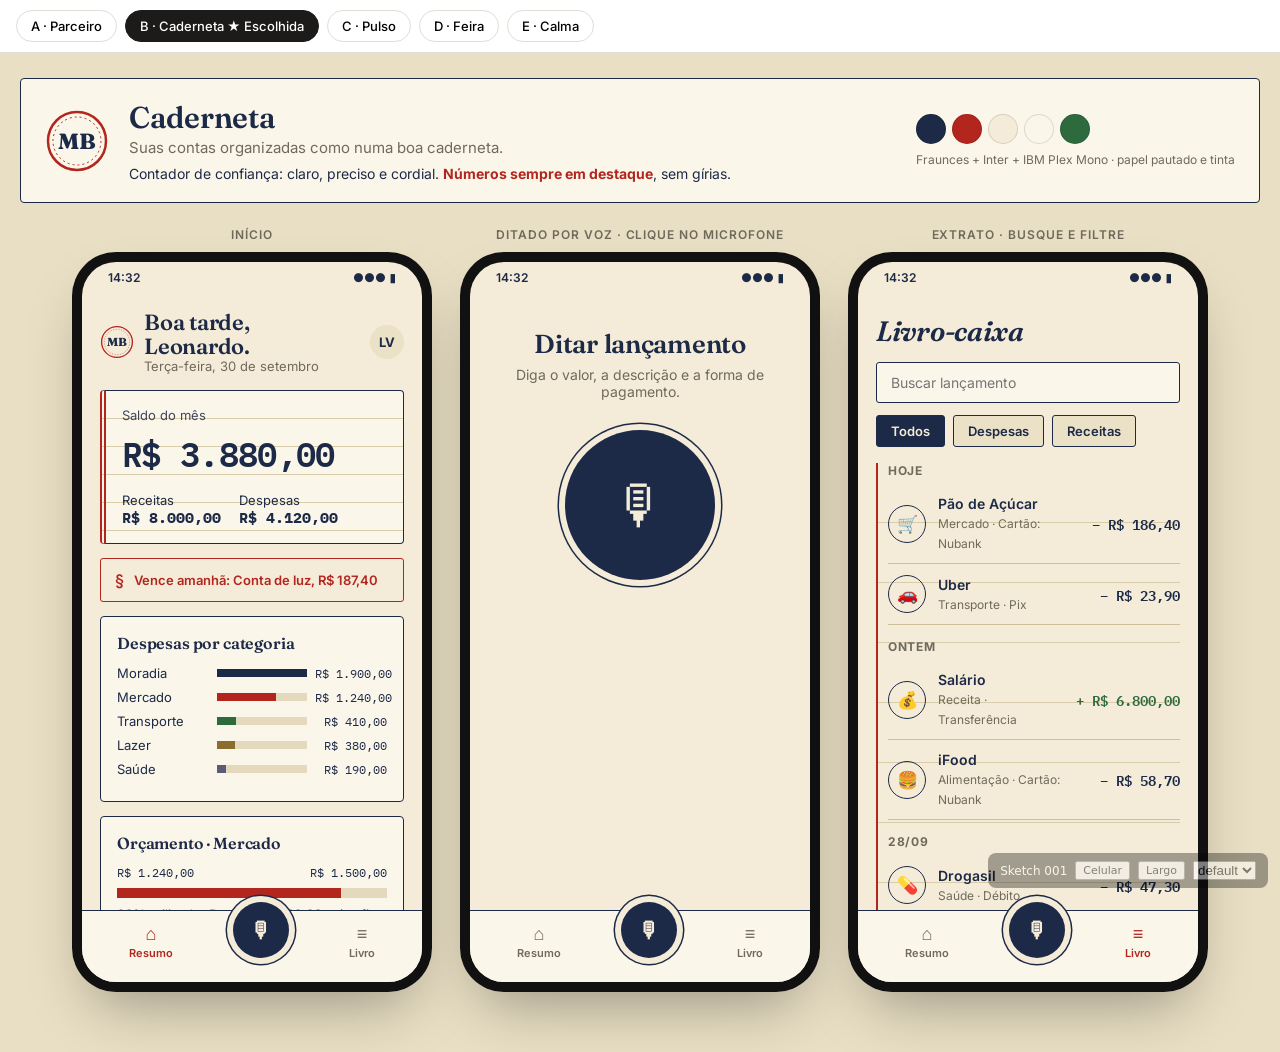
<file: .planning/sketches/001-identidade-visual-e-voz/index.html>
<!doctype html>
<html lang="pt-BR">
<head>
<meta charset="utf-8">
<meta name="viewport" content="width=device-width, initial-scale=1">
<title>Meu Bolso · Identidades</title>
<link rel="stylesheet" href="../themes/default.css">
<link rel="preconnect" href="https://fonts.googleapis.com">
<link rel="preconnect" href="https://fonts.gstatic.com" crossorigin>
<link href="https://fonts.googleapis.com/css2?family=Bricolage+Grotesque:opsz,wght@12..96,400;12..96,600;12..96,800&family=Fraunces:opsz,wght@9..144,400;9..144,600;9..144,800&family=Fredoka:wght@500;600;700&family=IBM+Plex+Mono:wght@400;600&family=Inter:wght@400;500;600&family=Instrument+Serif:ital@0;1&family=Nunito:wght@500;700;800&family=Space+Grotesk:wght@400;500;700&display=swap" rel="stylesheet">
<style>
  * { box-sizing: border-box; }
  body { margin: 0; padding-top: 58px; background: var(--color-bg); color: var(--color-text); font-family: var(--font-sans); }

  /* ---------- barra de variantes (fora do design) ---------- */
  #variant-nav { position: fixed; top: 0; left: 0; right: 0; z-index: 9998; background: #fff; border-bottom: 1px solid var(--color-border); padding: 10px 16px; display: flex; gap: 8px; overflow-x: auto; font-family: Inter, system-ui; }
  .variant-tab { border: 1px solid var(--color-border); background: #fff; border-radius: 999px; padding: 7px 14px; font: 500 13px Inter, system-ui; cursor: pointer; white-space: nowrap; transition: all .15s ease; }
  .variant-tab:hover { border-color: #999; }
  .variant-tab.active { background: #1c1b19; color: #fff; border-color: #1c1b19; }

  main { padding: 20px 16px 60px; min-height: calc(100vh - 58px); }
  .wrap { max-width: 1240px; margin: 0 auto; }

  /* ---------- ficha da identidade ---------- */
  .ficha { display: grid; grid-template-columns: auto 1fr auto; gap: 20px; align-items: center; background: var(--surface); color: var(--ink); border: var(--borda); border-radius: var(--r-card); box-shadow: var(--sombra); padding: 20px 24px; margin-bottom: 24px; }
  .ficha .logo { width: 64px; height: 64px; }
  .ficha h1 { font-family: var(--f-display); font-weight: var(--w-display); margin: 0; font-size: 30px; letter-spacing: var(--ls-display); }
  .ficha .tag { margin: 2px 0 8px; color: var(--muted); font-size: 15px; }
  .ficha .voz { font-size: 14px; margin: 0; }
  .ficha .voz b { color: var(--primary-ink); }
  .paleta { display: flex; gap: 6px; }
  .paleta span { width: 30px; height: 30px; border-radius: 50%; border: 1px solid rgba(0,0,0,.12); }
  .fontes { font-size: 12px; color: var(--muted); margin-top: 8px; text-align: right; }
  @media (max-width: 760px) { .ficha { grid-template-columns: auto 1fr; } .ficha .direita { grid-column: 1 / -1; } .fontes { text-align: left; } }

  /* ---------- celulares ---------- */
  .phones { display: flex; gap: 28px; justify-content: center; flex-wrap: wrap; }
  .phone-col { display: flex; flex-direction: column; align-items: center; gap: 10px; }
  .phone-col .rotulo { font: 600 12px Inter, system-ui; letter-spacing: .08em; text-transform: uppercase; color: var(--muted); }
  .phone { width: 360px; max-width: calc(100vw - 32px); height: 740px; border-radius: 44px; padding: 10px; background: #111; box-shadow: 0 30px 60px -20px rgba(0,0,0,.35); }
  .screen { position: relative; height: 100%; border-radius: 34px; overflow: hidden; background: var(--bg); color: var(--ink); font-family: var(--f-body); display: flex; flex-direction: column; }
  .scroll { flex: 1; overflow-y: auto; padding: 18px 18px 24px; scrollbar-width: none; }
  .scroll::-webkit-scrollbar { display: none; }
  .status { height: 30px; flex: none; display: flex; justify-content: space-between; align-items: center; padding: 0 26px; font: 600 12px Inter, system-ui; color: var(--ink); }

  /* componentes base (cada identidade muda via variáveis) */
  .topo { display: flex; align-items: center; gap: 10px; margin-bottom: 16px; }
  .topo .logo { width: 34px; height: 34px; flex: none; }
  .topo .ola { font-family: var(--f-display); font-weight: var(--w-display); font-size: 22px; letter-spacing: var(--ls-display); line-height: 1.1; }
  .topo .sub { font-size: 13px; color: var(--muted); }
  .avatar { margin-left: auto; width: 34px; height: 34px; border-radius: 50%; background: var(--chip); color: var(--ink); display: grid; place-items: center; font-weight: 700; font-size: 13px; }

  .card { background: var(--surface); border: var(--borda); border-radius: var(--r-card); box-shadow: var(--sombra); padding: 16px; margin-bottom: 14px; }
  .card h3 { margin: 0 0 12px; font-family: var(--f-display); font-weight: var(--w-display); font-size: 16px; letter-spacing: var(--ls-display); }
  .hero { background: var(--hero-bg); color: var(--hero-ink); position: relative; overflow: hidden; }
  .hero .rot { font-size: 13px; opacity: .85; }
  .hero .valor { font-family: var(--f-num); font-weight: var(--w-num); font-size: 40px; letter-spacing: -0.02em; margin: 4px 0 12px; }
  .hero .linha { display: flex; gap: 18px; font-size: 13px; }
  .hero .linha b { display: block; font-family: var(--f-num); font-size: 15px; }
  .alerta { display: flex; gap: 10px; align-items: center; background: var(--alerta-bg); color: var(--alerta-ink); border-radius: var(--r-chip); padding: 11px 14px; font-size: 13px; font-weight: 600; margin-bottom: 14px; border: var(--alerta-borda, none); cursor: pointer; transition: transform .15s ease; }
  .alerta:hover { transform: translateY(-1px); }
  .alerta .ic { font-size: 16px; }
  .cat { display: grid; grid-template-columns: 92px 1fr 72px; align-items: center; gap: 8px; font-size: 13px; margin: 8px 0; }
  .cat .barra { height: var(--barra-h); background: var(--trilho); border-radius: var(--r-barra); overflow: hidden; }
  .cat .barra i { display: block; height: 100%; border-radius: var(--r-barra); }
  .cat .v { text-align: right; font-family: var(--f-num); font-size: 12px; }
  .meta .trilho { height: 10px; border-radius: var(--r-barra); background: var(--trilho); overflow: hidden; margin: 8px 0; }
  .meta .trilho i { display: block; height: 100%; width: 83%; background: var(--aviso); border-radius: var(--r-barra); }
  .meta p { margin: 0; font-size: 13px; color: var(--muted); }
  .meta .nums { display: flex; justify-content: space-between; font-family: var(--f-num); font-size: 12px; }

  .nav { flex: none; display: flex; justify-content: space-around; align-items: center; padding: 10px 12px 18px; background: var(--nav-bg); border-top: var(--nav-borda); }
  .nav button { border: 0; background: none; color: var(--muted); font: 600 11px var(--f-body); display: flex; flex-direction: column; align-items: center; gap: 3px; cursor: pointer; padding: 4px 10px; border-radius: 12px; transition: all .15s ease; }
  .nav button .i { font-size: 18px; line-height: 1; }
  .nav button:hover { color: var(--ink); }
  .nav button.on { color: var(--primary-ink); }
  .nav button.mic { width: 56px; height: 56px; margin-top: -26px; border-radius: var(--r-mic); background: var(--primary); color: var(--on-primary); box-shadow: var(--mic-sombra); justify-content: center; }
  .nav button.mic .i { font-size: 22px; }

  /* ditado */
  .ditado { display: flex; flex-direction: column; align-items: center; text-align: center; padding-top: 18px; min-height: 100%; }
  .ditado h2 { font-family: var(--f-display); font-weight: var(--w-display); letter-spacing: var(--ls-display); font-size: 26px; margin: 0 0 6px; }
  .ditado .dica { color: var(--muted); font-size: 14px; margin: 0 0 30px; max-width: 260px; }
  .bigmic { width: 150px; height: 150px; border-radius: var(--r-mic); border: 0; background: var(--primary); color: var(--on-primary); font-size: 54px; cursor: pointer; box-shadow: var(--mic-sombra); position: relative; transition: transform .15s ease; }
  .bigmic:hover { transform: scale(1.03); }
  .bigmic.gravando::before, .bigmic.gravando::after { content: ''; position: absolute; inset: -14px; border-radius: inherit; border: 3px solid var(--primary); animation: pulso 1.4s ease-out infinite; }
  .bigmic.gravando::after { animation-delay: .7s; }
  @keyframes pulso { from { opacity: .7; transform: scale(.9); } to { opacity: 0; transform: scale(1.35); } }
  .estado { margin-top: 26px; font-weight: 700; font-size: 15px; min-height: 22px; }
  .timer { font-family: var(--f-num); color: var(--muted); font-size: 13px; }
  .transcricao { margin-top: 14px; font-style: italic; color: var(--muted); font-size: 14px; min-height: 60px; max-width: 280px; }
  .ondas { display: flex; gap: 4px; height: 30px; align-items: center; margin-top: 10px; }
  .ondas i { width: 4px; background: var(--primary); border-radius: 2px; animation: onda .9s ease-in-out infinite; }
  @keyframes onda { 0%,100% { height: 6px; } 50% { height: 28px; } }
  .rascunho { width: 100%; text-align: left; animation: sobe .3s ease; }
  @keyframes sobe { from { opacity: 0; transform: translateY(12px); } to { opacity: 1; transform: none; } }
  .rascunho .val { font-family: var(--f-num); font-weight: var(--w-num); font-size: 34px; margin: 2px 0 10px; }
  .campo { display: flex; justify-content: space-between; padding: 9px 0; border-bottom: var(--divisor); font-size: 14px; }
  .campo span:first-child { color: var(--muted); }
  .itens { font-size: 13px; margin-top: 10px; }
  .itens div { display: flex; justify-content: space-between; padding: 3px 0; }
  .acoes { display: flex; gap: 10px; margin-top: 16px; }
  .btn { flex: 1; border: 0; border-radius: var(--r-btn); padding: 13px; font: 700 14px var(--f-body); cursor: pointer; transition: all .15s ease; }
  .btn.pri { background: var(--primary); color: var(--on-primary); box-shadow: var(--btn-sombra); }
  .btn.sec { background: var(--chip); color: var(--ink); }
  .btn:hover { filter: brightness(1.06); transform: translateY(-1px); }

  /* extrato */
  .titulo { font-family: var(--f-display); font-weight: var(--w-display); letter-spacing: var(--ls-display); font-size: 28px; margin: 4px 0 14px; }
  .busca { width: 100%; border: var(--borda-input); background: var(--surface); color: var(--ink); border-radius: var(--r-chip); padding: 11px 14px; font: 14px var(--f-body); margin-bottom: 12px; outline: none; transition: border-color .15s ease; }
  .busca:focus { border-color: var(--primary-ink); }
  .chips { display: flex; gap: 8px; margin-bottom: 16px; }
  .chip { border: var(--chip-borda); background: var(--chip); color: var(--ink); border-radius: var(--r-chip); padding: 7px 14px; font: 600 13px var(--f-body); cursor: pointer; transition: all .15s ease; }
  .chip.on { background: var(--ink); color: var(--bg); }
  .dia { font-size: 12px; text-transform: var(--dia-caps); letter-spacing: .06em; color: var(--muted); margin: 14px 0 6px; font-weight: 700; }
  .lanc { display: flex; align-items: center; gap: 12px; padding: 11px 0; border-bottom: var(--divisor); cursor: pointer; transition: background .15s ease; }
  .lanc:hover { background: var(--hover); }
  .lanc .ico { width: 38px; height: 38px; border-radius: var(--r-ico); display: grid; place-items: center; font-size: 17px; flex: none; }
  .lanc .d { flex: 1; min-width: 0; }
  .lanc .d b { display: block; font-size: 14px; font-weight: 600; }
  .lanc .d small { color: var(--muted); font-size: 12px; }
  .lanc .v { font-family: var(--f-num); font-weight: 600; font-size: 14px; white-space: nowrap; }
  .lanc .v.in { color: var(--ok); }
  .vazio { text-align: center; padding: 50px 16px; color: var(--muted); }
  .vazio .e { font-size: 42px; margin-bottom: 8px; }
  .vazio b { display: block; font-family: var(--f-display); font-weight: var(--w-display); color: var(--ink); font-size: 18px; margin-bottom: 4px; }

  .toast { position: absolute; left: 50%; bottom: 96px; transform: translate(-50%, 20px); opacity: 0; background: var(--ink); color: var(--bg); padding: 10px 16px; border-radius: var(--r-chip); font-weight: 700; font-size: 13px; white-space: nowrap; transition: all .25s ease; pointer-events: none; z-index: 5; }
  .toast.show { opacity: 1; transform: translate(-50%, 0); }

  /* =====================================================================
     A · PARCEIRO — amigo próximo, caloroso, bem-humorado
     ===================================================================== */
  .v-parceiro { --bg: #fff5ea; --surface: #ffffff; --ink: #2b1d14; --muted: #8a7263; --primary: #ff6b4a; --primary-ink: #e2502f; --on-primary: #fff;
    --hero-bg: #ff6b4a; --hero-ink: #fff; --chip: #ffe7d6; --trilho: #ffe7d6; --aviso: #ffb627; --ok: #1f9d6b; --hover: #fff1e6;
    --alerta-bg: #ffd66b; --alerta-ink: #3d2a00; --borda: 2px solid #2b1d14; --borda-input: 2px solid #2b1d14; --chip-borda: 2px solid #2b1d14; --divisor: 1.5px dashed #f0d3bf;
    --sombra: 4px 4px 0 #2b1d14; --btn-sombra: 3px 3px 0 #2b1d14; --mic-sombra: 4px 4px 0 #2b1d14;
    --r-card: 24px; --r-chip: 999px; --r-btn: 999px; --r-mic: 50%; --r-barra: 999px; --r-ico: 14px; --barra-h: 12px;
    --f-display: 'Fredoka', sans-serif; --w-display: 700; --ls-display: 0; --f-body: 'Nunito', sans-serif; --f-num: 'Fredoka', sans-serif; --w-num: 700;
    --nav-bg: #fff; --nav-borda: 2px solid #2b1d14; --dia-caps: none; }
  .v-parceiro main, main.v-parceiro { background: #ffe3cf; }
  .v-parceiro .hero .mascote { position: absolute; right: -8px; bottom: -14px; width: 96px; opacity: .95; }

  /* =====================================================================
     B · CADERNETA — livro-caixa, papel e tinta, confiável
     ===================================================================== */
  .v-caderneta { --bg: #f4ecd8; --surface: #fbf6ea; --ink: #1d2a47; --muted: #6f6a5c; --primary: #1d2a47; --primary-ink: #b3261e; --on-primary: #f4ecd8;
    --hero-bg: #fbf6ea; --hero-ink: #1d2a47; --chip: #ebe1c7; --trilho: #e4d9bd; --aviso: #b3261e; --ok: #2d6a3e; --hover: #efe5cc;
    --alerta-bg: transparent; --alerta-ink: #b3261e; --alerta-borda: 1.5px solid #b3261e; --borda: 1.5px solid #1d2a47; --borda-input: 1.5px solid #1d2a47; --chip-borda: 1.5px solid #1d2a47; --divisor: 1px solid #cdbf9c;
    --sombra: none; --btn-sombra: none; --mic-sombra: 0 0 0 6px #f4ecd8, 0 0 0 7.5px #1d2a47;
    --r-card: 4px; --r-chip: 3px; --r-btn: 3px; --r-mic: 50%; --r-barra: 0; --r-ico: 50%; --barra-h: 8px;
    --f-display: 'Fraunces', serif; --w-display: 600; --ls-display: -0.01em; --f-body: 'Inter', sans-serif; --f-num: 'IBM Plex Mono', monospace; --w-num: 600;
    --nav-bg: #fbf6ea; --nav-borda: 1.5px solid #1d2a47; --dia-caps: uppercase; }
  main.v-caderneta { background: #e9dfc4; }
  .v-caderneta .hero { background-image: repeating-linear-gradient(#fbf6ea 0 27px, #d9ccaa 27px 28px); border-left: 6px double #b3261e; }
  .v-caderneta .hero .valor { font-size: 34px; }
  .v-caderneta .lista { background: repeating-linear-gradient(#f4ecd8 0 59px, #d9ccaa 59px 60px); border-left: 2px solid #b3261e; padding-left: 10px; }
  .v-caderneta .lanc .ico { border: 1.5px solid #1d2a47; background: transparent !important; }
  .v-caderneta .titulo { font-style: italic; }

  /* =====================================================================
     C · PULSO — escuro, neon, direto ao ponto
     ===================================================================== */
  .v-pulso { --bg: #0b0b0d; --surface: #161619; --ink: #f2f2ee; --muted: #8b8b92; --primary: #c6ff3d; --primary-ink: #c6ff3d; --on-primary: #0b0b0d;
    --hero-bg: #161619; --hero-ink: #f2f2ee; --chip: #222226; --trilho: #26262b; --aviso: #ff4d6d; --ok: #c6ff3d; --hover: #151518;
    --alerta-bg: #2a0f16; --alerta-ink: #ff8aa0; --borda: 1px solid #2a2a30; --borda-input: 1px solid #2a2a30; --chip-borda: 1px solid #2a2a30; --divisor: 1px solid #1f1f24;
    --sombra: none; --btn-sombra: 0 0 24px rgba(198,255,61,.35); --mic-sombra: 0 0 40px rgba(198,255,61,.45);
    --r-card: 20px; --r-chip: 10px; --r-btn: 14px; --r-mic: 28px; --r-barra: 2px; --r-ico: 12px; --barra-h: 6px;
    --f-display: 'Space Grotesk', sans-serif; --w-display: 700; --ls-display: -0.03em; --f-body: 'Space Grotesk', sans-serif; --f-num: 'Space Grotesk', sans-serif; --w-num: 700;
    --nav-bg: #0b0b0d; --nav-borda: 1px solid #1f1f24; --dia-caps: uppercase; }
  main.v-pulso { background: #1a1a1e; }
  .v-pulso .hero .valor { font-size: 42px; color: #c6ff3d; line-height: 1; }
  .v-pulso .hero .rot { letter-spacing: .2em; font-size: 11px; }
  .v-pulso .topo .ola { font-size: 30px; }
  .v-pulso .titulo { font-size: 40px; text-transform: uppercase; }
  .v-pulso .ditado h2 { font-size: 34px; text-transform: uppercase; }
  .v-pulso .chip.on { background: #c6ff3d; color: #0b0b0d; }
  .v-pulso .lanc .v:not(.in) { color: #f2f2ee; }

  /* =====================================================================
     D · FEIRA — brasileiro, colorido, azulejo e sol
     ===================================================================== */
  .v-feira { --bg: #fff8ea; --surface: #ffffff; --ink: #1a2b22; --muted: #6b7a70; --primary: #127a3a; --primary-ink: #127a3a; --on-primary: #fff;
    --hero-bg: #1d4ed8; --hero-ink: #fff; --chip: #ffeab3; --trilho: #f3ead2; --aviso: #ff5c8a; --ok: #127a3a; --hover: #fff1cc;
    --alerta-bg: #ff5c8a; --alerta-ink: #fff; --borda: none; --borda-input: 2px solid #f0dca8; --chip-borda: none; --divisor: 1px solid #f3e6c4;
    --sombra: 0 10px 24px -14px rgba(26,43,34,.35); --btn-sombra: 0 8px 18px -8px rgba(18,122,58,.6); --mic-sombra: 0 0 0 6px #ffc21a, 0 12px 26px -8px rgba(18,122,58,.6);
    --r-card: 28px; --r-chip: 999px; --r-btn: 999px; --r-mic: 50%; --r-barra: 999px; --r-ico: 50%; --barra-h: 14px;
    --f-display: 'Bricolage Grotesque', sans-serif; --w-display: 800; --ls-display: -0.02em; --f-body: 'Nunito', sans-serif; --f-num: 'Bricolage Grotesque', sans-serif; --w-num: 800;
    --nav-bg: #fff; --nav-borda: 0; --dia-caps: none; }
  main.v-feira { background: #ffe9b8; }
  .v-feira .hero { background-color: #1d4ed8; background-image:
      radial-gradient(circle at 100% 0, #ffc21a 0 46px, transparent 47px),
      conic-gradient(from 45deg at 88% 110%, #ff5c8a 0 25%, transparent 0 100%),
      repeating-conic-gradient(from 45deg at 20px 20px, rgba(255,255,255,.07) 0 25%, transparent 0 50%);
    background-size: auto, auto, 40px 40px; }
  .v-feira .topo .ola { color: #127a3a; }
  .v-feira .alerta { border-radius: 20px; }

  /* =====================================================================
     E · CALMA — sereno, arejado, sem ansiedade
     ===================================================================== */
  .v-calma { --bg: #f5f2ec; --surface: #fbfaf7; --ink: #2e332f; --muted: #8b8f88; --primary: #5f7a64; --primary-ink: #5f7a64; --on-primary: #fbfaf7;
    --hero-bg: transparent; --hero-ink: #2e332f; --chip: #ebe7de; --trilho: #e7e3d9; --aviso: #c08a5b; --ok: #5f7a64; --hover: #f0ece4;
    --alerta-bg: #efe8dc; --alerta-ink: #7a5a3c; --borda: 1px solid #e3ded3; --borda-input: 1px solid #e3ded3; --chip-borda: 1px solid #e3ded3; --divisor: 1px solid #ebe7de;
    --sombra: none; --btn-sombra: none; --mic-sombra: 0 0 0 14px rgba(95,122,100,.10), 0 0 0 28px rgba(95,122,100,.06);
    --r-card: 18px; --r-chip: 999px; --r-btn: 999px; --r-mic: 50%; --r-barra: 999px; --r-ico: 50%; --barra-h: 4px;
    --f-display: 'Instrument Serif', serif; --w-display: 400; --ls-display: 0; --f-body: 'Inter', sans-serif; --f-num: 'Instrument Serif', serif; --w-num: 400;
    --nav-bg: #f5f2ec; --nav-borda: 0; --dia-caps: none; }
  main.v-calma { background: #e9e5dc; }
  .v-calma .hero { border: 0; padding: 26px 4px 18px; text-align: center; }
  .v-calma .hero .valor { font-size: 50px; }
  .v-calma .hero .linha { justify-content: center; color: #8b8f88; }
  .v-calma .topo .ola { font-size: 26px; }
  .v-calma .titulo, .v-calma .ditado h2 { font-size: 34px; font-style: italic; }
  .v-calma .lanc .ico { background: transparent !important; border: 1px solid #e3ded3; filter: grayscale(.6); }
</style>
</head>
<body>

<div id="variant-nav"></div>

<main id="palco">
  <div class="wrap">
    <section class="ficha" id="ficha"></section>
    <div class="phones">
      <div class="phone-col"><span class="rotulo">Início</span><div class="phone"><div class="screen" data-tela="inicio"></div></div></div>
      <div class="phone-col"><span class="rotulo">Ditado por voz · clique no microfone</span><div class="phone"><div class="screen" data-tela="ditado"></div></div></div>
      <div class="phone-col"><span class="rotulo">Extrato · busque e filtre</span><div class="phone"><div class="screen" data-tela="extrato"></div></div></div>
    </div>
  </div>
</main>

<div id="sketch-tools" style="position:fixed;bottom:12px;right:12px;z-index:9999;font:12px system-ui;background:rgba(0,0,0,.75);color:#fff;padding:8px 12px;border-radius:8px;opacity:.45;transition:opacity .2s;display:flex;gap:8px;align-items:center" onmouseenter="this.style.opacity=1" onmouseleave="this.style.opacity=.45">
  <span>Sketch 001</span>
  <button onclick="document.querySelectorAll('.phone').forEach(p=>p.style.width='360px')" style="font:11px system-ui">Celular</button>
  <button onclick="document.querySelectorAll('.phone').forEach(p=>p.style.width='420px')" style="font:11px system-ui">Largo</button>
  <select onchange="document.querySelector('link[href*=themes]').href='../themes/'+this.value+'.css'"><option value="default">default</option></select>
</div>

<script>
const brl = v => v.toLocaleString('pt-BR', { style: 'currency', currency: 'BRL' });

/* Dados fictícios com o formato do app (categorias e formas de pagamento reais). */
const LANC = [
  { d: '30/09', desc: 'Pão de Açúcar', cat: 'Mercado', forma: 'Cartão: Nubank', v: -186.40 },
  { d: '30/09', desc: 'Uber', cat: 'Transporte', forma: 'Pix', v: -23.90 },
  { d: '29/09', desc: 'Salário', cat: 'Receita', forma: 'Transferência', v: 6800 },
  { d: '29/09', desc: 'iFood', cat: 'Alimentação', forma: 'Cartão: Nubank', v: -58.70 },
  { d: '28/09', desc: 'Drogasil', cat: 'Saúde', forma: 'Débito', v: -47.30 },
  { d: '27/09', desc: 'Cinema', cat: 'Lazer', forma: 'Cartão: Nubank', v: -64.00 },
  { d: '26/09', desc: 'Freela — site', cat: 'Receita', forma: 'Pix', v: 1200 },
  { d: '25/09', desc: 'Aluguel', cat: 'Moradia', forma: 'Boleto', v: -1900 },
];
const CATS = [['Moradia', 1900], ['Mercado', 1240], ['Transporte', 410], ['Lazer', 380], ['Saúde', 190]];
const ICO = { Mercado: '🛒', Transporte: '🚗', Receita: '💰', Alimentação: '🍔', Saúde: '💊', Lazer: '🎬', Moradia: '🏠' };
const RASCUNHO = { valor: 42.90, desc: 'Padaria', cat: 'Alimentação', forma: 'Pix', data: 'Hoje, 30/09', itens: [['Pão francês', 12.00], ['Leite', 8.90], ['Café', 22.00]] };
const FALA = 'Gastei quarenta e dois e noventa na padaria no Pix: pão, leite e café.';

const LOGOS = {
  parceiro: c => `<svg class="logo" viewBox="0 0 64 64"><path d="M10 14h44v22a22 22 0 0 1-44 0z" fill="${c.p}" stroke="#2b1d14" stroke-width="3.5"/><path d="M10 14h44" stroke="#2b1d14" stroke-width="3.5"/><path d="M18 14v8a14 6 0 0 0 28 0v-8" fill="none" stroke="#2b1d14" stroke-width="3"/><circle cx="25" cy="35" r="3" fill="#2b1d14"/><circle cx="39" cy="35" r="3" fill="#2b1d14"/><path d="M25 44q7 6 14 0" fill="none" stroke="#2b1d14" stroke-width="3" stroke-linecap="round"/></svg>`,
  caderneta: c => `<svg class="logo" viewBox="0 0 64 64"><circle cx="32" cy="32" r="29" fill="none" stroke="#b3261e" stroke-width="2.5"/><circle cx="32" cy="32" r="24" fill="none" stroke="#b3261e" stroke-width="1" stroke-dasharray="2 3"/><text x="32" y="40" text-anchor="middle" font-family="Fraunces" font-weight="800" font-size="22" fill="#1d2a47">MB</text></svg>`,
  pulso: c => `<svg class="logo" viewBox="0 0 64 64"><rect width="64" height="64" rx="16" fill="#c6ff3d"/><path d="M8 34h10l5-14 8 26 7-20 4 8h14" fill="none" stroke="#0b0b0d" stroke-width="4.5" stroke-linecap="round" stroke-linejoin="round"/></svg>`,
  feira: c => `<svg class="logo" viewBox="0 0 64 64"><circle cx="46" cy="16" r="11" fill="#ffc21a"/><path d="M8 22h40v18a20 20 0 0 1-40 0z" fill="#127a3a"/><path d="M8 22l10 10 10-10 10 10 10-10" fill="none" stroke="#fff8ea" stroke-width="3"/><circle cx="28" cy="44" r="5" fill="#ff5c8a"/></svg>`,
  calma: c => `<svg class="logo" viewBox="0 0 64 64"><path d="M52 20A24 24 0 1 0 54 38" fill="none" stroke="#5f7a64" stroke-width="4.5" stroke-linecap="round"/><circle cx="32" cy="32" r="5" fill="#c08a5b"/></svg>`,
};

const V = {
  parceiro: {
    nome: 'Parceiro', aba: 'A · Parceiro', tag: 'Seu parceiro pra grana do dia a dia.',
    voz: 'Amigo próximo: informal, chama pelo nome, bem-humorado, <b>nunca julga</b> o gasto.',
    fontes: 'Fredoka + Nunito · contorno grosso e sombra sólida', paleta: ['#ff6b4a', '#ffd66b', '#2b1d14', '#fff5ea', '#1f9d6b'], p: '#ff6b4a',
    cores: ['#ff6b4a', '#ffb627', '#4aa3ff', '#b57bff', '#1f9d6b'],
    ola: 'E aí, Leo! 👋', sub: 'Bora ver como tá o bolso?', saldo: 'Sobrou no bolso em setembro', in: 'Entrou', out: 'Saiu',
    alerta: 'Ô, a conta de luz vence amanhã! R$ 187,40', alertaIc: '⚡',
    catT: 'Pra onde foi a grana', metaT: 'Meta do mercado', metaM: 'Tá quase no limite. Segura a onda até dia 30 😅',
    mic: 'Fala que eu anoto', dica: 'Ex.: “gastei 30 no almoço no Pix”', grav: 'Tô ouvindo…', proc: 'Anotando aqui…',
    rasc: 'Entendi isso aqui, confere?', salvar: 'Isso aí, salva!', refazer: 'Falar de novo', salvo: 'Anotado! ✔',
    extrato: 'Extrato', busca: 'Procurar um gasto…', vazioE: '🫙', vazioT: 'Nada por aqui ainda', vazioM: 'Aperta o microfone e me conta o primeiro gasto.',
    nav: ['Início', 'Falar', 'Extrato'], chips: ['Tudo', 'Saídas', 'Entradas'],
  },
  caderneta: {
    nome: 'Caderneta', aba: 'B · Caderneta ★ Escolhida', tag: 'Suas contas organizadas como numa boa caderneta.',
    voz: 'Contador de confiança: claro, preciso e cordial. <b>Números sempre em destaque</b>, sem gírias.',
    fontes: 'Fraunces + Inter + IBM Plex Mono · papel pautado e tinta', paleta: ['#1d2a47', '#b3261e', '#f4ecd8', '#fbf6ea', '#2d6a3e'], p: '#1d2a47',
    cores: ['#1d2a47', '#b3261e', '#2d6a3e', '#8a6d2f', '#5c5c7a'],
    ola: 'Boa tarde, Leonardo.', sub: 'Terça-feira, 30 de setembro', saldo: 'Saldo do mês', in: 'Receitas', out: 'Despesas',
    alerta: 'Vence amanhã: Conta de luz, R$ 187,40', alertaIc: '§',
    catT: 'Despesas por categoria', metaT: 'Orçamento · Mercado', metaM: '83% utilizado. Restam R$ 260,00 até o fim do mês.',
    mic: 'Ditar lançamento', dica: 'Diga o valor, a descrição e a forma de pagamento.', grav: 'Gravando ditado…', proc: 'Lançando no livro…',
    rasc: 'Confira o lançamento', salvar: 'Lançar', refazer: 'Ditar novamente', salvo: 'Lançamento registrado.',
    extrato: 'Livro-caixa', busca: 'Buscar lançamento', vazioE: '📖', vazioT: 'Página em branco', vazioM: 'Os lançamentos do período aparecerão aqui.',
    nav: ['Resumo', 'Ditar', 'Livro'], chips: ['Todos', 'Despesas', 'Receitas'],
  },
  pulso: {
    nome: 'Pulso', aba: 'C · Pulso', tag: 'Seu dinheiro no volume máximo.',
    voz: 'Direto e confiante: frases curtas, <b>verbos no imperativo</b>, zero enrolação.',
    fontes: 'Space Grotesk · escuro com verde-limão neon', paleta: ['#0b0b0d', '#c6ff3d', '#ff4d6d', '#161619', '#f2f2ee'], p: '#c6ff3d',
    cores: ['#c6ff3d', '#ff4d6d', '#7c5cff', '#2de2e6', '#f2f2ee'],
    ola: 'Leo.', sub: 'Setembro em tempo real', saldo: 'SALDO DO MÊS', in: 'Entra', out: 'Sai',
    alerta: 'Luz vence amanhã · R$ 187,40', alertaIc: '●',
    catT: 'Onde o dinheiro queimou', metaT: 'Teto · Mercado', metaM: '83% do teto. Freia.',
    mic: 'Manda o áudio', dica: 'Fala do seu jeito. O resto é com a gente.', grav: 'Gravando', proc: 'Processando',
    rasc: 'Pronto pra lançar', salvar: 'Lançar', refazer: 'Regravar', salvo: 'Feito. ✓',
    extrato: 'Fluxo', busca: 'Buscar', vazioE: '∅', vazioT: 'Zero movimento.', vazioM: 'Manda um áudio e começa.',
    nav: ['Pulso', 'Áudio', 'Fluxo'], chips: ['Tudo', 'Sai', 'Entra'],
  },
  feira: {
    nome: 'Feira', aba: 'D · Feira', tag: 'Finanças com cor, sabor e sotaque.',
    voz: 'Brasileiro e alegre: <b>metáforas de feira e do cotidiano</b>, calor humano e bom humor.',
    fontes: 'Bricolage Grotesque + Nunito · azulejo, sol e cores de feira', paleta: ['#127a3a', '#ffc21a', '#1d4ed8', '#ff5c8a', '#fff8ea'], p: '#127a3a',
    cores: ['#1d4ed8', '#127a3a', '#ffc21a', '#ff5c8a', '#ff8a3d'],
    ola: 'Oi, Leo! ☀️', sub: 'Setembro tá fechando bonito', saldo: 'Tá sobrando', in: 'Chegou', out: 'Foi embora',
    alerta: 'Amanhã tem conta de luz: R$ 187,40', alertaIc: '🔔',
    catT: 'Sua feira do mês', metaT: 'Teto do mercado', metaM: 'Faltam R$ 260 pro teto. Dá pra fechar a conta!',
    mic: 'Conta pra mim', dica: 'Do jeito que você fala: “paguei 42 na padaria”', grav: 'Pode falar…', proc: 'Separando cada coisa na barraca certa…',
    rasc: 'Olha o que eu entendi', salvar: 'Guardar', refazer: 'Contar de novo', salvo: 'Guardado na sacola! 🧺',
    extrato: 'Sacola', busca: 'Achar na sacola…', vazioE: '🧺', vazioT: 'Sacola vazia', vazioM: 'Conta um gasto e ele aparece aqui, fresquinho.',
    nav: ['Início', 'Contar', 'Sacola'], chips: ['Tudo', 'Foi embora', 'Chegou'],
  },
  calma: {
    nome: 'Calma', aba: 'E · Calma', tag: 'Dinheiro com clareza, sem ansiedade.',
    voz: 'Acolhedor e sereno: <b>sem alarmes nem julgamento</b>; muito espaço em branco e foco no essencial.',
    fontes: 'Instrument Serif + Inter · areia, sálvia e argila', paleta: ['#5f7a64', '#c08a5b', '#f5f2ec', '#2e332f', '#ebe7de'], p: '#5f7a64',
    cores: ['#5f7a64', '#c08a5b', '#9aa9b8', '#b8a88f', '#8b8f88'],
    ola: 'Olá, Leonardo.', sub: 'Um momento para o seu dinheiro.', saldo: 'Seu mês até aqui', in: 'Entradas', out: 'Saídas',
    alerta: 'Amanhã: conta de luz, R$ 187,40. Tudo pronto para pagar.', alertaIc: '○',
    catT: 'Como seu dinheiro fluiu', metaT: 'Intenção · Mercado', metaM: 'Você está perto do que planejou. Sem pressa: ainda faltam R$ 260.',
    mic: 'Registrar em voz', dica: 'Fale com calma. Eu organizo para você.', grav: 'Ouvindo…', proc: 'Organizando…',
    rasc: 'Está correto?', salvar: 'Confirmar', refazer: 'Falar de novo', salvo: 'Registrado.',
    extrato: 'Registros', busca: 'Buscar', vazioE: '○', vazioT: 'Um espaço em branco', vazioM: 'Quando algo entrar ou sair, aparece aqui.',
    nav: ['Hoje', 'Voz', 'Registros'], chips: ['Tudo', 'Saídas', 'Entradas'],
  },
};

let atual = 'parceiro';
let estadoDitado = 'idle';
let timers = [];
const limpar = () => { timers.forEach(clearTimeout); timers.forEach(clearInterval); timers = []; };

function nav(c, ativa) {
  const ic = ['⌂', '🎙', '≡'];
  return `<nav class="nav">${c.nav.map((n, i) => i === 1
    ? `<button class="mic" data-ir="ditado" title="${n}"><span class="i">🎙</span></button>`
    : `<button class="${['inicio', '', 'extrato'][i] === ativa ? 'on' : ''}" data-ir="${['inicio', '', 'extrato'][i]}"><span class="i">${ic[i]}</span>${n}</button>`).join('')}</nav>`;
}

function telaInicio(c) {
  const entradas = 8000, saidas = CATS.reduce((s, x) => s + x[1], 0), max = CATS[0][1];
  return `<div class="status"><span>14:32</span><span>●●● ▮</span></div>
  <div class="scroll">
    <div class="topo">${LOGOS[atual](c)}<div><div class="ola">${c.ola}</div><div class="sub">${c.sub}</div></div><div class="avatar">LV</div></div>
    <div class="card hero"><div class="rot">${c.saldo}</div><div class="valor">${brl(entradas - saidas)}</div>
      <div class="linha"><span>${c.in}<b>${brl(entradas)}</b></span><span>${c.out}<b>${brl(saidas)}</b></span></div>
      ${atual === 'parceiro' ? LOGOS.parceiro({ p: '#ffd66b' }).replace('class="logo"', 'class="mascote"') : ''}</div>
    <div class="alerta" data-toast="Lembrete agendado"><span class="ic">${c.alertaIc}</span>${c.alerta}</div>
    <div class="card"><h3>${c.catT}</h3>${CATS.map(([n, v], i) => `<div class="cat"><span>${n}</span><div class="barra"><i style="width:${v / max * 100}%;background:${c.cores[i]}"></i></div><span class="v">${brl(v)}</span></div>`).join('')}</div>
    <div class="card meta"><h3>${c.metaT}</h3><div class="nums"><span>${brl(1240)}</span><span>${brl(1500)}</span></div><div class="trilho"><i></i></div><p>${c.metaM}</p></div>
  </div>${nav(c, 'inicio')}<div class="toast"></div>`;
}

function corpoDitado(c) {
  if (estadoDitado === 'rascunho') {
    return `<div class="card rascunho"><h3>${c.rasc}</h3><div class="val">${brl(RASCUNHO.valor)}</div>
      <div class="campo"><span>Descrição</span><span>${RASCUNHO.desc}</span></div>
      <div class="campo"><span>Categoria</span><span>${RASCUNHO.cat}</span></div>
      <div class="campo"><span>Pagamento</span><span>${RASCUNHO.forma}</span></div>
      <div class="campo"><span>Data</span><span>${RASCUNHO.data}</span></div>
      <div class="itens">${RASCUNHO.itens.map(([n, v]) => `<div><span>${n}</span><span>${brl(v)}</span></div>`).join('')}</div>
      <div class="acoes"><button class="btn sec" data-acao="refazer">${c.refazer}</button><button class="btn pri" data-acao="salvar">${c.salvar}</button></div></div>`;
  }
  const grav = estadoDitado === 'gravando', proc = estadoDitado === 'processando';
  return `<h2>${c.mic}</h2><p class="dica">${c.dica}</p>
    <button class="bigmic ${grav ? 'gravando' : ''}" data-acao="mic">${proc ? '⏳' : grav ? '■' : '🎙'}</button>
    <div class="estado">${grav ? c.grav : proc ? c.proc : ''}</div>
    ${grav ? `<div class="timer" id="timer">0:00</div><div class="ondas">${Array.from({ length: 9 }, (_, i) => `<i style="animation-delay:${i * .09}s"></i>`).join('')}</div>` : ''}
    <div class="transcricao" id="transc">${proc ? '“' + FALA + '”' : ''}</div>`;
}

function telaDitado(c) {
  return `<div class="status"><span>14:32</span><span>●●● ▮</span></div>
  <div class="scroll"><div class="ditado">${corpoDitado(c)}</div></div>${nav(c, 'ditado')}<div class="toast"></div>`;
}

function telaExtrato(c, filtro = 0, termo = '') {
  const lista = LANC.filter(l => (filtro === 0 || (filtro === 1 ? l.v < 0 : l.v > 0)) && (l.desc + l.cat).toLowerCase().includes(termo.toLowerCase()));
  const porDia = {};
  lista.forEach(l => (porDia[l.d] ||= []).push(l));
  const rotDia = d => d === '30/09' ? 'Hoje' : d === '29/09' ? 'Ontem' : d;
  const corpo = lista.length ? Object.entries(porDia).map(([d, ls]) => `<div class="dia">${rotDia(d)}</div>` + ls.map(l => {
      const i = Math.max(0, CATS.findIndex(x => x[0] === l.cat));
      return `<div class="lanc" data-toast="${l.desc} · ${l.forma}"><div class="ico" style="background:${c.cores[i]}22">${ICO[l.cat] || '•'}</div><div class="d"><b>${l.desc}</b><small>${l.cat} · ${l.forma}</small></div><div class="v ${l.v > 0 ? 'in' : ''}">${l.v > 0 ? '+' : '−'} ${brl(Math.abs(l.v))}</div></div>`;
    }).join('')).join('')
    : `<div class="vazio"><div class="e">${c.vazioE}</div><b>${c.vazioT}</b>${c.vazioM}</div>`;
  return `<div class="status"><span>14:32</span><span>●●● ▮</span></div>
  <div class="scroll"><div class="titulo">${c.extrato}</div>
    <input class="busca" placeholder="${c.busca}" value="${termo}" data-busca>
    <div class="chips">${c.chips.map((n, i) => `<button class="chip ${i === filtro ? 'on' : ''}" data-filtro="${i}">${n}</button>`).join('')}</div>
    <div class="lista">${corpo}</div></div>${nav(c, 'extrato')}<div class="toast"></div>`;
}

const RENDER = { inicio: telaInicio, ditado: telaDitado, extrato: telaExtrato };

function toast(screen, msg) {
  const t = screen.querySelector('.toast');
  t.textContent = msg; t.classList.add('show');
  setTimeout(() => t.classList.remove('show'), 1600);
}

function montarTela(screen, qual) {
  screen.dataset.atual = qual;
  screen.innerHTML = RENDER[qual](V[atual]);
}

function iniciarDitado(screen) {
  const c = V[atual];
  estadoDitado = 'gravando'; montarTela(screen, 'ditado');
  let s = 0;
  timers.push(setInterval(() => { const t = screen.querySelector('#timer'); if (t) t.textContent = '0:0' + (++s); }, 1000));
  let n = 0;
  timers.push(setInterval(() => { const t = screen.querySelector('#transc'); if (t && n < FALA.length) t.textContent = '“' + FALA.slice(0, n += 2) + '”'; }, 55));
  timers.push(setTimeout(() => { limpar(); estadoDitado = 'processando'; montarTela(screen, 'ditado');
    timers.push(setTimeout(() => { estadoDitado = 'rascunho'; montarTela(screen, 'ditado'); }, 1300)); }, 3200));
}

document.addEventListener('click', e => {
  const screen = e.target.closest('.screen'); if (!screen) return;
  const c = V[atual];
  const ir = e.target.closest('[data-ir]');
  if (ir) { limpar(); if (ir.dataset.ir === 'ditado') estadoDitado = 'idle'; montarTela(screen, ir.dataset.ir); return; }
  const acao = e.target.closest('[data-acao]')?.dataset.acao;
  if (acao === 'mic') { if (estadoDitado === 'idle') iniciarDitado(screen); else if (estadoDitado === 'gravando') { limpar(); estadoDitado = 'processando'; montarTela(screen, 'ditado'); timers.push(setTimeout(() => { estadoDitado = 'rascunho'; montarTela(screen, 'ditado'); }, 1300)); } return; }
  if (acao === 'refazer') { estadoDitado = 'idle'; montarTela(screen, 'ditado'); return; }
  if (acao === 'salvar') { const b = e.target.closest('.btn'); b.textContent = '…'; setTimeout(() => { estadoDitado = 'idle'; montarTela(screen, 'ditado'); toast(screen, c.salvo); }, 600); return; }
  const f = e.target.closest('[data-filtro]');
  if (f) { const termo = screen.querySelector('[data-busca]').value; screen.innerHTML = telaExtrato(c, +f.dataset.filtro, termo); return; }
  const t = e.target.closest('[data-toast]'); if (t) toast(screen, t.dataset.toast);
});
document.addEventListener('input', e => {
  if (!e.target.matches('[data-busca]')) return;
  const screen = e.target.closest('.screen'), filtro = +(screen.querySelector('.chip.on')?.dataset.filtro || 0);
  screen.innerHTML = telaExtrato(V[atual], filtro, e.target.value);
  const inp = screen.querySelector('[data-busca]'); inp.focus(); inp.setSelectionRange(inp.value.length, inp.value.length);
});

function mostrar(chave) {
  limpar(); atual = chave; estadoDitado = 'idle';
  const c = V[chave];
  const palco = document.getElementById('palco'); palco.className = 'v-' + chave;
  document.body.style.background = getComputedStyle(palco).backgroundColor;
  document.querySelectorAll('.variant-tab').forEach(b => b.classList.toggle('active', b.dataset.v === chave));
  document.getElementById('ficha').innerHTML = `${LOGOS[chave](c)}<div><h1>${c.nome}</h1><p class="tag">${c.tag}</p><p class="voz">${c.voz}</p></div>
    <div class="direita"><div class="paleta">${c.paleta.map(p => `<span style="background:${p}" title="${p}"></span>`).join('')}</div><div class="fontes">${c.fontes}</div></div>`;
  document.querySelectorAll('.screen').forEach(s => montarTela(s, s.dataset.tela));
  try { localStorage.setItem('sketch001', chave); } catch (_) {}
}

document.getElementById('variant-nav').innerHTML = Object.entries(V).map(([k, c]) => `<button class="variant-tab" data-v="${k}" onclick="mostrar('${k}')">${c.aba}</button>`).join('');
let inicial = 'caderneta';
try { inicial = localStorage.getItem('sketch001') || inicial; } catch (_) {}
mostrar(V[inicial] ? inicial : 'parceiro');
</script>
</body>
</html>
</file>
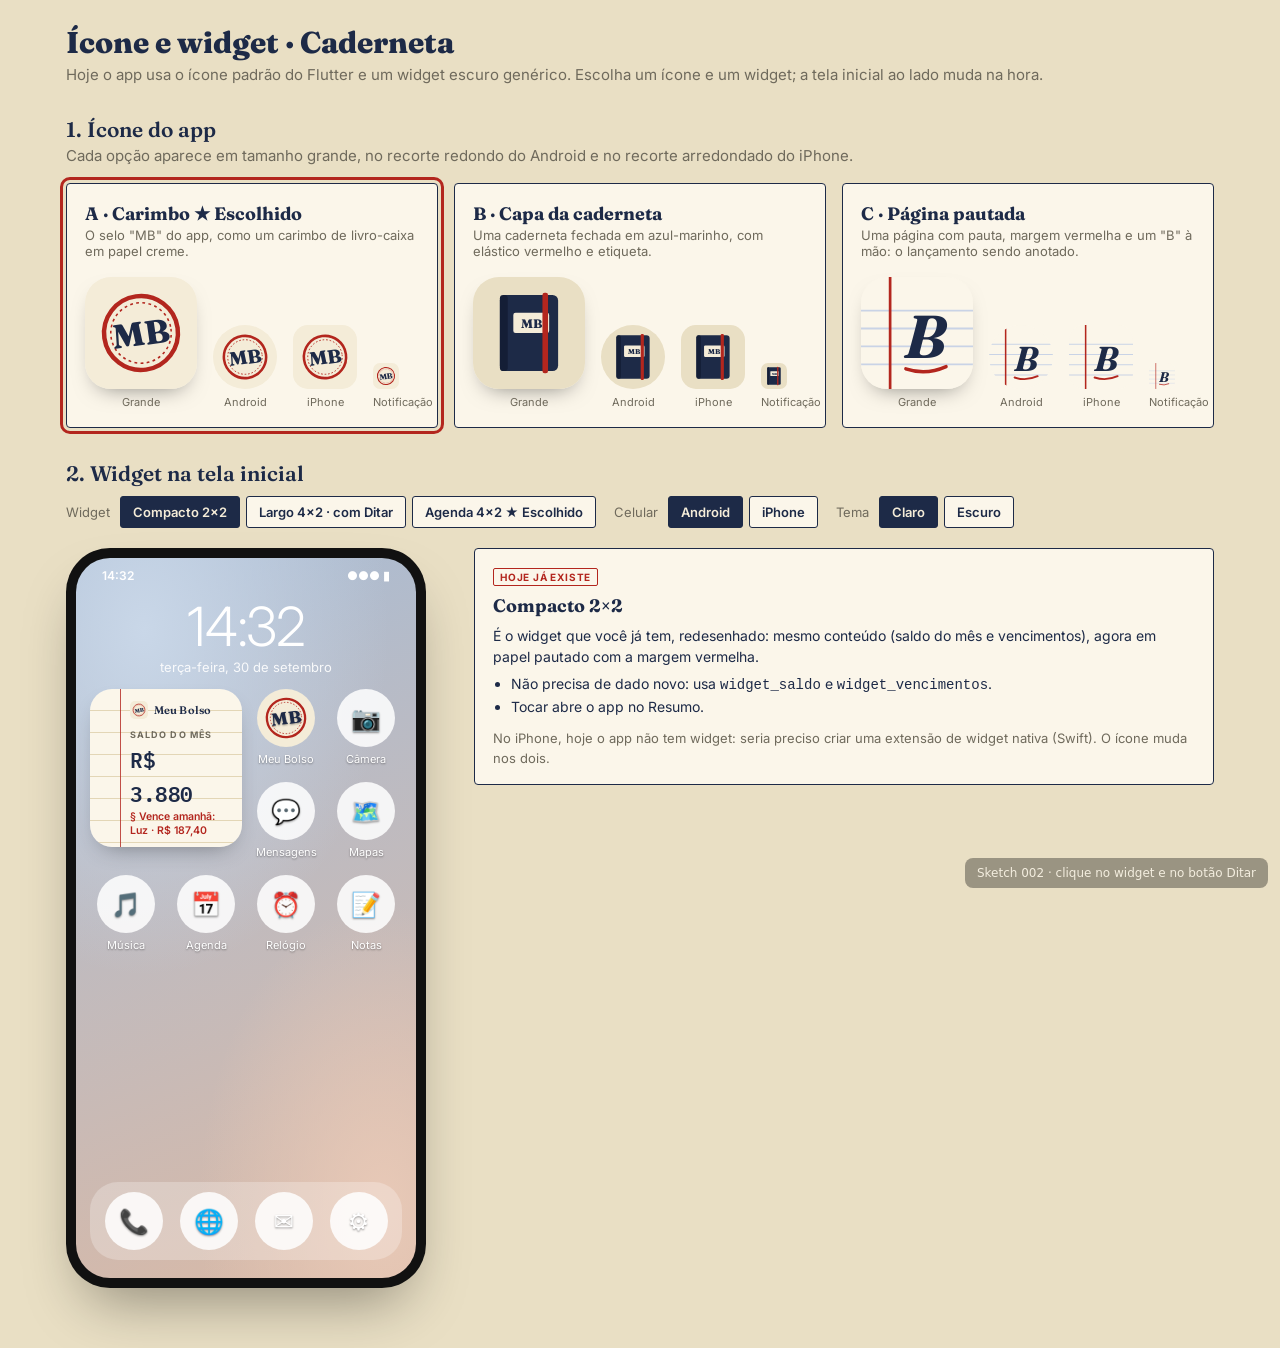
<file: .planning/sketches/002-icone-e-widget-caderneta/index.html>
<!doctype html>
<html lang="pt-BR">
<head>
<meta charset="utf-8">
<meta name="viewport" content="width=device-width, initial-scale=1">
<title>Meu Bolso · Ícone e widget</title>
<link rel="stylesheet" href="../themes/default.css">
<link rel="preconnect" href="https://fonts.googleapis.com">
<link rel="preconnect" href="https://fonts.gstatic.com" crossorigin>
<link href="https://fonts.googleapis.com/css2?family=Fraunces:ital,opsz,wght@0,9..144,600;0,9..144,800;1,9..144,700&family=IBM+Plex+Mono:wght@400;600&family=Inter:wght@400;500;600;700&display=swap" rel="stylesheet">
<style>
  * { box-sizing: border-box; }
  :root { --papel: #f4ecd8; --papel2: #fbf6ea; --tinta: #1d2a47; --vermelho: #b3261e; --pauta: #d9ccaa; --muted: #6f6a5c; }
  body { margin: 0; background: #e9dfc4; color: var(--tinta); font-family: Inter, system-ui, sans-serif; }
  .wrap { max-width: 1180px; margin: 0 auto; padding: 24px 16px 60px; }
  h1 { font-family: Fraunces, serif; font-weight: 800; font-size: 30px; margin: 0 0 4px; }
  h2 { font-family: Fraunces, serif; font-weight: 600; font-size: 21px; margin: 32px 0 4px; }
  .lead { color: var(--muted); margin: 0 0 18px; font-size: 15px; }

  /* ---------- vitrine de ícones ---------- */
  .icones { display: grid; grid-template-columns: repeat(3, minmax(0, 1fr)); gap: 16px; }
  @media (max-width: 820px) { .icones { grid-template-columns: 1fr; } }
  .opcao { background: var(--papel2); border: 1.5px solid var(--tinta); border-radius: 4px; padding: 18px; cursor: pointer; transition: all .15s ease; }
  .opcao:hover { transform: translateY(-2px); }
  .opcao.on { outline: 3px solid var(--vermelho); outline-offset: 3px; }
  .opcao h3 { margin: 0 0 2px; font-family: Fraunces, serif; font-size: 18px; }
  .opcao p { margin: 0 0 14px; font-size: 13px; color: var(--muted); min-height: 36px; }
  .formas { display: flex; align-items: flex-end; gap: 16px; }
  .formas figure { margin: 0; text-align: center; font-size: 11px; color: var(--muted); }
  .formas figcaption { margin-top: 6px; }
  .ic { display: block; overflow: hidden; }
  .ic svg { width: 100%; height: 100%; display: block; }
  .ic.grande { width: 112px; height: 112px; border-radius: 26px; box-shadow: 0 10px 22px -12px rgba(0,0,0,.5); }
  .ic.circ { width: 64px; height: 64px; border-radius: 50%; }
  .ic.squi { width: 64px; height: 64px; border-radius: 15px; }
  .ic.mini { width: 26px; height: 26px; border-radius: 7px; }

  /* ---------- controles ---------- */
  .controles { display: flex; flex-wrap: wrap; gap: 18px; margin: 10px 0 20px; align-items: center; }
  .grupo { display: flex; gap: 6px; align-items: center; font-size: 13px; }
  .grupo > span { color: var(--muted); margin-right: 4px; }
  .seg { border: 1.5px solid var(--tinta); background: var(--papel2); color: var(--tinta); border-radius: 3px; padding: 7px 12px; font: 600 13px Inter, sans-serif; cursor: pointer; transition: all .15s ease; }
  .seg:hover { background: #efe5cc; }
  .seg.on { background: var(--tinta); color: var(--papel); }

  /* ---------- tela inicial simulada ---------- */
  .palco { display: grid; grid-template-columns: 380px 1fr; gap: 28px; align-items: start; }
  @media (max-width: 820px) { .palco { grid-template-columns: 1fr; justify-items: center; } }
  .phone { width: 360px; max-width: calc(100vw - 32px); height: 740px; border-radius: 44px; padding: 10px; background: #111; box-shadow: 0 30px 60px -20px rgba(0,0,0,.4); }
  .home { position: relative; height: 100%; border-radius: 34px; overflow: hidden; padding: 0 14px; display: flex; flex-direction: column;
    background: radial-gradient(120% 80% at 20% 10%, #c9d7e8 0, transparent 60%), radial-gradient(90% 70% at 90% 90%, #e8c9b7 0, transparent 60%), linear-gradient(160deg, #a9bcd4, #d9b9a6); }
  .home.escuro { background: radial-gradient(120% 80% at 20% 10%, #2b3a55 0, transparent 60%), radial-gradient(90% 70% at 90% 90%, #4a2f3a 0, transparent 60%), linear-gradient(160deg, #141b2b, #2a1f28); }
  .sb { display: flex; justify-content: space-between; padding: 10px 12px 0; font: 600 12px Inter; color: #fff; height: 30px; }
  .hora { color: #fff; font: 300 54px Inter; text-align: center; margin: 6px 0 0; letter-spacing: -.02em; }
  .data { color: #fff; text-align: center; font-size: 13px; margin-bottom: 14px; opacity: .9; }
  .grade { display: grid; grid-template-columns: repeat(4, 1fr); gap: 16px 8px; align-content: start; }
  .app { display: flex; flex-direction: column; align-items: center; gap: 5px; font-size: 11px; color: #fff; text-shadow: 0 1px 2px rgba(0,0,0,.4); cursor: pointer; }
  .app .ic, .app .fake { width: 58px; height: 58px; }
  .home.android .app .ic, .home.android .app .fake { border-radius: 50%; }
  .home.ios .app .ic, .home.ios .app .fake { border-radius: 14px; }
  .fake { display: grid; place-items: center; font-size: 24px; background: rgba(255,255,255,.85); }
  .dock { margin-top: auto; margin-bottom: 18px; display: grid; grid-template-columns: repeat(4, 1fr); padding: 10px 6px; border-radius: 28px; background: rgba(255,255,255,.25); }
  .widget-slot { grid-column: span 4; display: flex; gap: 8px; }
  .widget-slot.meio { grid-column: span 2; }

  /* ---------- widget Caderneta ---------- */
  .w { position: relative; border-radius: 22px; overflow: hidden; cursor: pointer; transition: transform .15s ease; color: var(--wt);
    --wbg: #fbf6ea; --wt: #1d2a47; --wr: #b3261e; --wp: #e3d6b6; --wm: #6f6a5c;
    background: repeating-linear-gradient(var(--wbg) 0 21px, var(--wp) 21px 22px); box-shadow: 0 10px 24px -12px rgba(0,0,0,.45); }
  .w:hover { transform: scale(1.015); }
  .escuro .w { --wbg: #17213a; --wt: #f1e8d2; --wr: #ef7a70; --wp: #243154; --wm: #a9a18c; }
  .w::before { content: ''; position: absolute; top: 0; bottom: 0; left: 30px; border-left: 1.5px solid var(--wr); opacity: .8; }
  .w .in { position: relative; padding: 12px 14px 12px 40px; height: 100%; display: flex; flex-direction: column; }
  .w .cab { display: flex; align-items: center; gap: 6px; font: 600 11px Fraunces, serif; letter-spacing: .01em; }
  .w .cab .ic { width: 18px; height: 18px; border-radius: 5px; }
  .w .rot { font: 700 9px Inter; letter-spacing: .12em; text-transform: uppercase; color: var(--wm); margin-top: 10px; }
  .w .saldo { font: 600 21px 'IBM Plex Mono', monospace; letter-spacing: -.02em; margin-top: 2px; }
  .w .venc { margin-top: auto; font: 600 10.5px Inter; color: var(--wr); line-height: 1.3; }
  .w .rd { display: flex; gap: 14px; margin-top: 6px; font: 10px Inter; color: var(--wm); }
  .w .rd b { display: block; font: 600 11.5px 'IBM Plex Mono'; color: var(--wt); }
  .w.p { width: 100%; height: 158px; }
  .w.g { width: 100%; height: 158px; }
  .w.g .in { flex-direction: row; gap: 10px; }
  .w.g .esq { flex: 1; display: flex; flex-direction: column; }
  .w.g .dir { display: flex; flex-direction: column; align-items: center; justify-content: center; gap: 6px; }
  .micw { width: 64px; height: 64px; border-radius: 50%; border: 0; background: var(--wt); color: var(--wbg); font-size: 26px; cursor: pointer; box-shadow: 0 0 0 4px var(--wbg), 0 0 0 5.5px var(--wt); transition: transform .15s ease; }
  .micw:hover { transform: scale(1.06); }
  .dir small { font: 700 10px Inter; letter-spacing: .08em; text-transform: uppercase; }
  .linhas { margin-top: 8px; font: 11px Inter; }
  .linhas div { display: flex; justify-content: space-between; gap: 8px; height: 22px; align-items: center; }
  .linhas .dt { font: 600 10.5px 'IBM Plex Mono'; color: var(--wr); width: 38px; flex: none; }
  .linhas .n { flex: 1; white-space: nowrap; overflow: hidden; text-overflow: ellipsis; }
  .linhas .v { font: 600 11px 'IBM Plex Mono'; }

  /* explicação lateral */
  .nota { background: var(--papel2); border: 1.5px solid var(--tinta); border-radius: 4px; padding: 16px 18px; font-size: 14px; line-height: 1.5; }
  .nota h3 { margin: 0 0 6px; font-family: Fraunces, serif; font-size: 18px; }
  .nota ul { margin: 6px 0 0; padding-left: 18px; }
  .nota .tag { display: inline-block; font: 700 10px Inter; letter-spacing: .08em; text-transform: uppercase; color: var(--vermelho); border: 1.5px solid var(--vermelho); padding: 2px 6px; border-radius: 2px; margin-bottom: 6px; }

  .toast { position: absolute; left: 50%; bottom: 110px; transform: translate(-50%, 20px); opacity: 0; background: #1d2a47; color: #f4ecd8; padding: 10px 14px; border-radius: 4px; font: 600 12px Inter; white-space: nowrap; transition: all .25s ease; pointer-events: none; z-index: 5; }
  .toast.show { opacity: 1; transform: translate(-50%, 0); }
</style>
</head>
<body>
<div class="wrap">
  <h1>Ícone e widget · Caderneta</h1>
  <p class="lead">Hoje o app usa o ícone padrão do Flutter e um widget escuro genérico. Escolha um ícone e um widget; a tela inicial ao lado muda na hora.</p>

  <h2>1. Ícone do app</h2>
  <p class="lead">Cada opção aparece em tamanho grande, no recorte redondo do Android e no recorte arredondado do iPhone.</p>
  <div class="icones" id="icones"></div>

  <h2>2. Widget na tela inicial</h2>
  <div class="controles">
    <div class="grupo"><span>Widget</span><button class="seg" data-w="p">Compacto 2×2</button><button class="seg" data-w="g">Largo 4×2 · com Ditar</button><button class="seg" data-w="a">Agenda 4×2 ★ Escolhido</button></div>
    <div class="grupo"><span>Celular</span><button class="seg" data-so="android">Android</button><button class="seg" data-so="ios">iPhone</button></div>
    <div class="grupo"><span>Tema</span><button class="seg" data-t="claro">Claro</button><button class="seg" data-t="escuro">Escuro</button></div>
  </div>

  <div class="palco">
    <div class="phone"><div class="home" id="home"></div></div>
    <div class="nota" id="nota"></div>
  </div>
</div>

<div id="sketch-tools" style="position:fixed;bottom:12px;right:12px;z-index:9999;font:12px system-ui;background:rgba(0,0,0,.75);color:#fff;padding:8px 12px;border-radius:8px;opacity:.45;transition:opacity .2s" onmouseenter="this.style.opacity=1" onmouseleave="this.style.opacity=.45">Sketch 002 · clique no widget e no botão Ditar</div>

<script>
/* Três propostas de ícone na linguagem da Caderneta (papel, tinta azul-marinho, vermelho de margem). */
const ICONES = {
  carimbo: {
    nome: 'A · Carimbo ★ Escolhido', desc: 'O selo "MB" do app, como um carimbo de livro-caixa em papel creme.',
    svg: `<svg viewBox="0 0 100 100"><rect width="100" height="100" fill="#f4ecd8"/><g transform="rotate(-8 50 50)"><circle cx="50" cy="50" r="33" fill="none" stroke="#b3261e" stroke-width="4"/><circle cx="50" cy="50" r="27" fill="none" stroke="#b3261e" stroke-width="1.4" stroke-dasharray="2.5 3"/><text x="50" y="61" text-anchor="middle" font-family="Fraunces" font-weight="800" font-size="30" fill="#1d2a47">MB</text></g></svg>`,
  },
  capa: {
    nome: 'B · Capa da caderneta', desc: 'Uma caderneta fechada em azul-marinho, com elástico vermelho e etiqueta.',
    svg: `<svg viewBox="0 0 100 100"><rect width="100" height="100" fill="#e9dfc4"/><rect x="24" y="16" width="52" height="68" rx="5" fill="#1d2a47"/><rect x="24" y="16" width="7" height="68" rx="3" fill="#141e36"/><rect x="36" y="32" width="32" height="18" rx="2" fill="#f4ecd8"/><text x="52" y="45.5" text-anchor="middle" font-family="Fraunces" font-weight="800" font-size="11" fill="#1d2a47">MB</text><rect x="62" y="14" width="5" height="72" rx="2" fill="#b3261e"/></svg>`,
  },
  pagina: {
    nome: 'C · Página pautada', desc: 'Uma página com pauta, margem vermelha e um "B" à mão: o lançamento sendo anotado.',
    svg: `<svg viewBox="0 0 100 100"><rect width="100" height="100" fill="#fbf6ea"/><g stroke="#c9d3e6" stroke-width="1.6"><line x1="0" y1="30" x2="100" y2="30"/><line x1="0" y1="46" x2="100" y2="46"/><line x1="0" y1="62" x2="100" y2="62"/><line x1="0" y1="78" x2="100" y2="78"/></g><line x1="26" y1="0" x2="26" y2="100" stroke="#b3261e" stroke-width="2.4"/><text x="58" y="72" text-anchor="middle" font-family="Fraunces" font-style="italic" font-weight="700" font-size="54" fill="#1d2a47">B</text><path d="M40 82 q18 6 36 -2" fill="none" stroke="#b3261e" stroke-width="3" stroke-linecap="round"/></svg>`,
  },
};

const WIDGETS = {
  p: { nome: 'Compacto 2×2', nota: `<span class="tag">Hoje já existe</span><h3>Compacto 2×2</h3>É o widget que você já tem, redesenhado: mesmo conteúdo (saldo do mês e vencimentos), agora em papel pautado com a margem vermelha. <ul><li>Não precisa de dado novo: usa <code>widget_saldo</code> e <code>widget_vencimentos</code>.</li><li>Tocar abre o app no Resumo.</li></ul>` },
  g: { nome: 'Largo 4×2', nota: `<span class="tag">Novo recurso</span><h3>Largo 4×2 · com Ditar</h3>Saldo, receitas e despesas, e um botão que <b>abre o app direto no ditado</b>. Da tela inicial ao lançamento em um toque. <ul><li>Precisa de um link direto para a tela de ditado.</li><li>Receitas e despesas viram dados novos no widget.</li></ul>` },
  a: { nome: 'Agenda 4×2', nota: `<span class="tag">Novo recurso</span><h3>Agenda 4×2</h3>Os próximos vencimentos como linhas do livro-caixa, com a data na margem e o saldo no rodapé. Bom para quem vive de boleto e fatura. <ul><li>Precisa enviar a lista dos 3 próximos vencimentos ao widget.</li></ul>` },
};

let icone = 'carimbo', widget = 'p', so = 'android', tema = 'claro';
try { const s = JSON.parse(localStorage.getItem('sketch002') || '{}'); ({ icone = icone, widget = widget, so = so, tema = tema } = s); } catch (_) {}

const ic = (k, cls) => `<span class="ic ${cls}">${ICONES[k].svg}</span>`;

function widgetHtml() {
  const cab = `<div class="cab">${ic(icone, '')}Meu Bolso</div>`;
  if (widget === 'p') return `<div class="widget-slot meio"><div class="w p" data-toast="Abre o Meu Bolso no Resumo"><div class="in">${cab}
    <div class="rot">Saldo do mês</div><div class="saldo">R$ 3.880</div>
    <div class="venc">§ Vence amanhã:<br>Luz · R$ 187,40</div></div></div></div>`;
  if (widget === 'g') return `<div class="widget-slot"><div class="w g" data-toast="Abre o Meu Bolso no Resumo"><div class="in"><div class="esq">${cab}
    <div class="rot">Saldo do mês</div><div class="saldo">R$ 3.880,00</div>
    <div class="rd"><span>Receitas<b>8.000,00</b></span><span>Despesas<b>4.120,00</b></span></div>
    <div class="venc">§ Vence amanhã: Luz · R$ 187,40</div></div>
    <div class="dir"><button class="micw" data-toast="Abre direto em “Ditar lançamento” 🎙">🎙</button><small>Ditar</small></div></div></div></div>`;
  return `<div class="widget-slot"><div class="w g" style="height:158px" data-toast="Abre o Meu Bolso em Vencimentos"><div class="in" style="flex-direction:column">${cab}
    <div class="linhas"><div><span class="dt">01/10</span><span class="n">Conta de luz</span><span class="v">187,40</span></div>
    <div><span class="dt">05/10</span><span class="n">Fatura Nubank</span><span class="v">1.284,90</span></div>
    <div><span class="dt">12/10</span><span class="n">Internet</span><span class="v">99,90</span></div></div>
    <div class="venc" style="color:var(--wm)">Saldo do mês <b style="font:600 11px 'IBM Plex Mono';color:var(--wt)">R$ 3.880,00</b></div></div></div></div>`;
}

function render() {
  document.getElementById('icones').innerHTML = Object.entries(ICONES).map(([k, i]) => `
    <div class="opcao ${k === icone ? 'on' : ''}" data-icone="${k}"><h3>${i.nome}</h3><p>${i.desc}</p>
      <div class="formas"><figure>${ic(k, 'grande')}<figcaption>Grande</figcaption></figure>
      <figure>${ic(k, 'circ')}<figcaption>Android</figcaption></figure>
      <figure>${ic(k, 'squi')}<figcaption>iPhone</figcaption></figure>
      <figure>${ic(k, 'mini')}<figcaption>Notificação</figcaption></figure></div></div>`).join('');

  const outros = [['📷', 'Câmera'], ['💬', 'Mensagens'], ['🗺️', 'Mapas'], ['🎵', 'Música'], ['📅', 'Agenda'], ['⏰', 'Relógio'], ['📝', 'Notas']];
  const meu = `<div class="app" data-toast="Abrindo o Meu Bolso…">${ic(icone, '')}<span>Meu Bolso</span></div>`;
  const apps = outros.slice(0, 3).map(([e, n]) => `<div class="app"><span class="fake">${e}</span><span>${n}</span></div>`);
  const compacto = widget === 'p';
  const home = document.getElementById('home');
  home.className = `home ${so} ${tema}`;
  home.innerHTML = `<div class="sb"><span>14:32</span><span>●●● ▮</span></div>
    <div class="hora">14:32</div><div class="data">terça-feira, 30 de setembro</div>
    <div class="grade">${widgetHtml()}${compacto ? `<div class="widget-slot meio" style="display:grid;grid-template-columns:1fr 1fr;gap:16px 8px">${meu}${apps[0]}${apps[1]}${apps[2]}</div>` : meu + apps.join('')}
      ${outros.slice(3).map(([e, n]) => `<div class="app"><span class="fake">${e}</span><span>${n}</span></div>`).join('')}</div>
    <div class="dock">${['📞', '🌐', '✉️', '⚙️'].map(e => `<div class="app"><span class="fake">${e}</span></div>`).join('')}</div>
    <div class="toast"></div>`;

  document.getElementById('nota').innerHTML = WIDGETS[widget].nota + `<p style="margin:12px 0 0;color:var(--muted);font-size:13px">No iPhone, hoje o app não tem widget: seria preciso criar uma extensão de widget nativa (Swift). O ícone muda nos dois.</p>`;
  document.querySelectorAll('[data-w]').forEach(b => b.classList.toggle('on', b.dataset.w === widget));
  document.querySelectorAll('[data-so]').forEach(b => b.classList.toggle('on', b.dataset.so === so));
  document.querySelectorAll('[data-t]').forEach(b => b.classList.toggle('on', b.dataset.t === tema));
  try { localStorage.setItem('sketch002', JSON.stringify({ icone, widget, so, tema })); } catch (_) {}
}

document.addEventListener('click', e => {
  const o = e.target.closest('[data-icone]'); if (o) { icone = o.dataset.icone; return render(); }
  const b = e.target.closest('[data-w],[data-so],[data-t]');
  if (b) { if (b.dataset.w) widget = b.dataset.w; if (b.dataset.so) so = b.dataset.so; if (b.dataset.t) tema = b.dataset.t; return render(); }
  const t = e.target.closest('[data-toast]');
  if (t) { const el = document.querySelector('.toast'); el.textContent = t.dataset.toast; el.classList.add('show'); clearTimeout(el._t); el._t = setTimeout(() => el.classList.remove('show'), 1600); e.stopPropagation(); }
});
render();
</script>
</body>
</html>
</file>
<file: .planning/sketches/themes/default.css>
/* Vocabulário base dos sketches do Meu Bolso. Cada modelo de identidade
   sobrescreve estas variáveis no próprio container (.v-<nome>). */
:root {
  --color-bg: #f4f2ee;
  --color-surface: #ffffff;
  --color-border: #e2ded6;
  --color-text: #1c1b19;
  --color-text-muted: #6d6a63;
  --color-primary: #0b7a4b;
  --font-sans: 'Inter', system-ui, sans-serif;
  --radius-md: 12px;
  --radius-full: 9999px;
}
</file>
